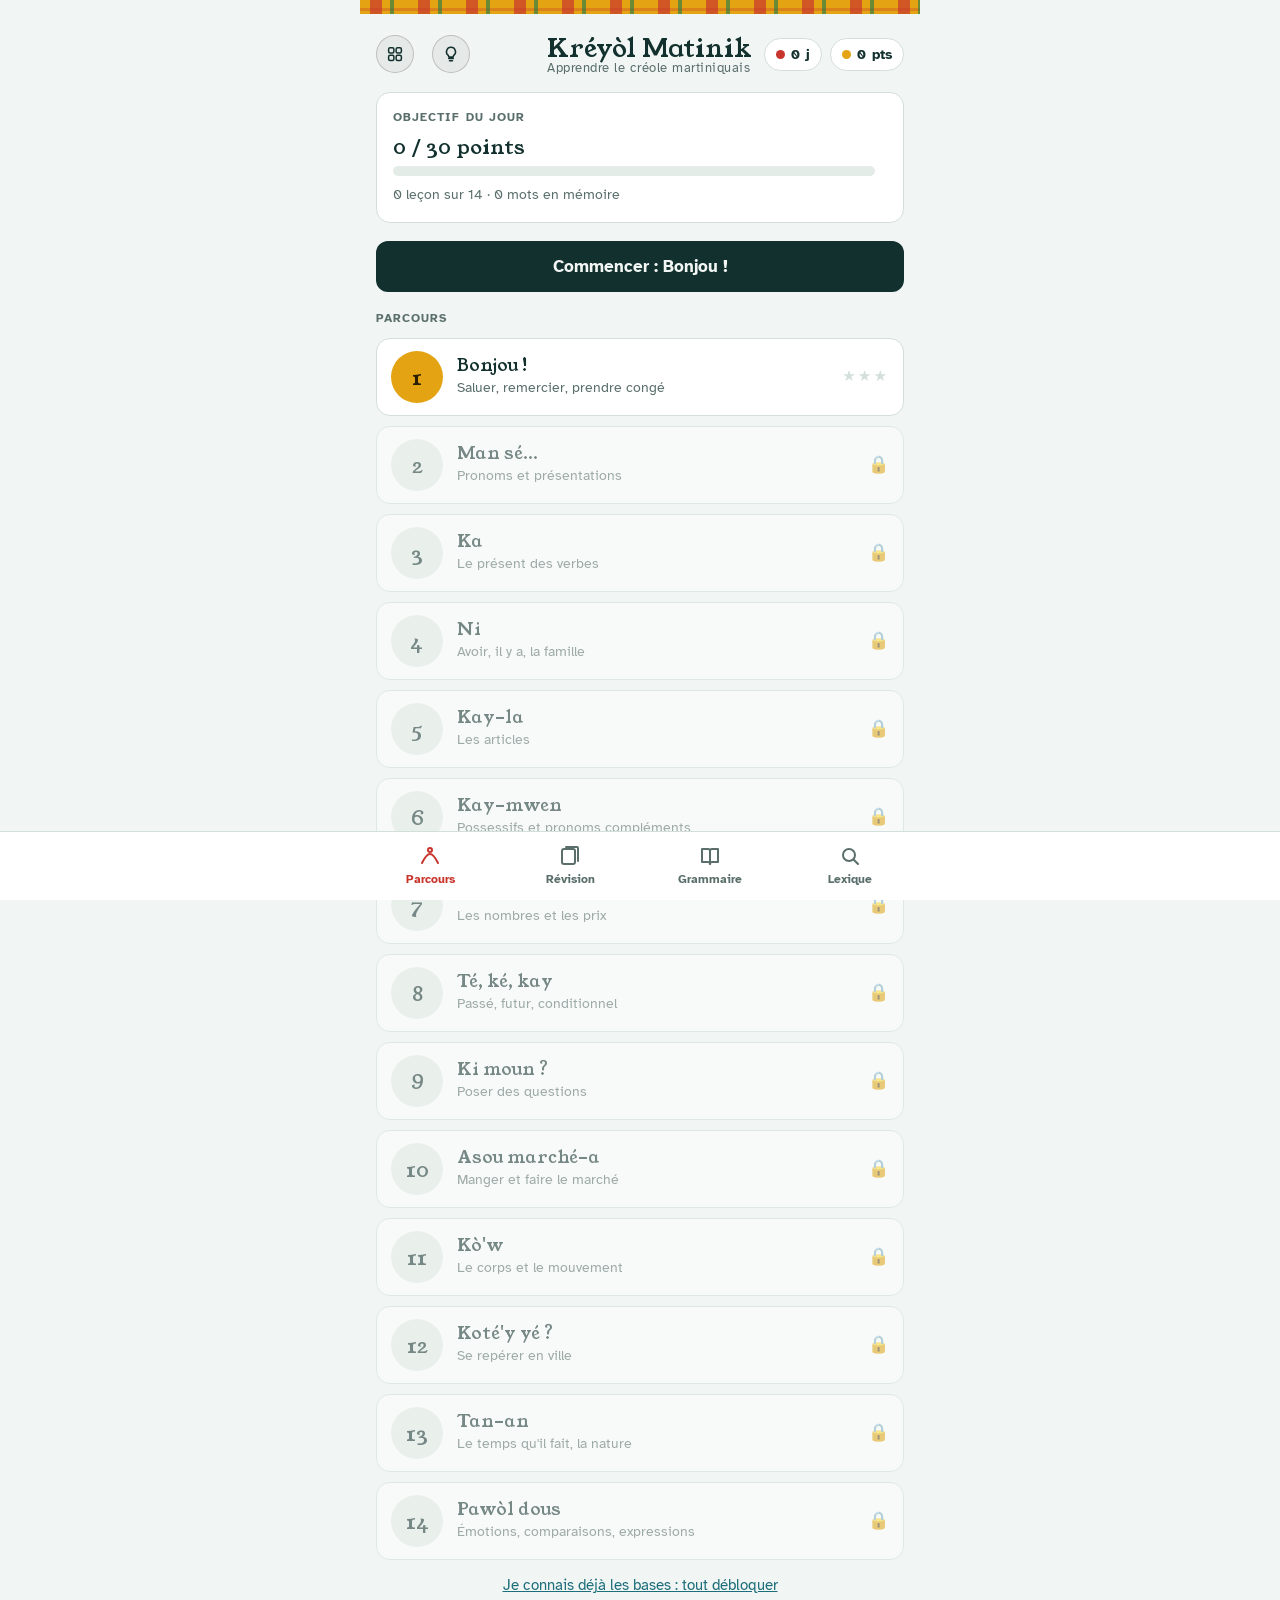
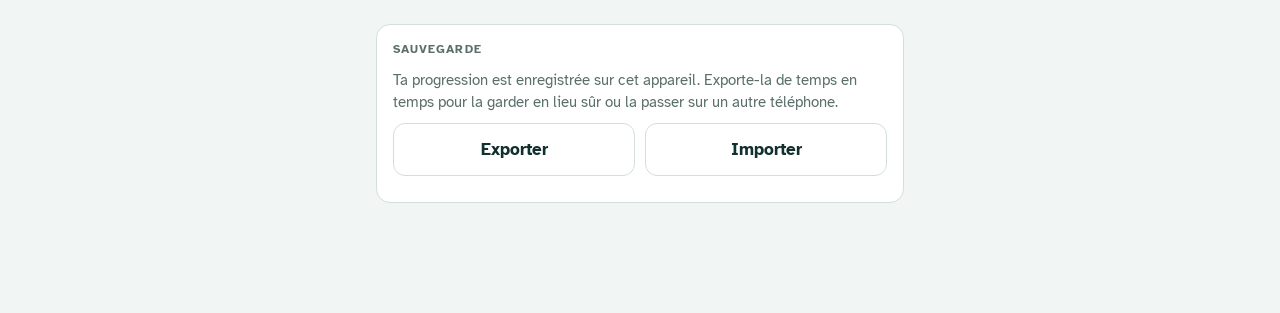
<file: creole/index.html>
<!doctype html>
<html lang="fr">
<head>
<meta charset="utf-8">
<meta name="viewport" content="width=device-width,initial-scale=1,viewport-fit=cover">
<title>Kréyòl Matinik</title>
<meta name="description" content="Apprendre le créole martiniquais : leçons, exercices, révisions espacées, grammaire et lexique.">
<meta name="theme-color" content="#12302D" media="(prefers-color-scheme: light)">
<meta name="theme-color" content="#0E1A19" media="(prefers-color-scheme: dark)">
<link rel="icon" href="icons/favicon.svg" type="image/svg+xml">
<link rel="icon" href="icons/icon-192.png" sizes="192x192" type="image/png">
<link rel="apple-touch-icon" href="icons/apple-touch-icon.png">
<meta name="apple-mobile-web-app-capable" content="yes">
<meta name="mobile-web-app-capable" content="yes">
<meta name="apple-mobile-web-app-title" content="Kréyòl">
<link rel="preload" href="fonts/young-serif-400.woff2" as="font" type="font/woff2" crossorigin>
<link rel="preload" href="fonts/atkinson-400-normal.woff2" as="font" type="font/woff2" crossorigin>
<link rel="stylesheet" href="style.css">
<link rel="stylesheet" href="../lm.css">
</head>
<body>
<div class="app" id="app">
  <div class="madras" aria-hidden="true"></div>
  <header class="top">
    <a class="lm-home lm-sb" href="../index.html" aria-label="Language Mastery" title="Language Mastery"><svg viewBox="0 0 24 24" fill="none" stroke="currentColor" stroke-width="2" stroke-linecap="round" stroke-linejoin="round" aria-hidden="true"><rect x="3.5" y="3.5" width="7" height="7" rx="2"/><rect x="13.5" y="3.5" width="7" height="7" rx="2"/><rect x="3.5" y="13.5" width="7" height="7" rx="2"/><rect x="13.5" y="13.5" width="7" height="7" rx="2"/></svg></a><a class="lm-home lm-mem lm-sb2" href="../memory/index.html?l=kr" aria-label="Memory Method" title="Memory Method"><svg viewBox="0 0 24 24" fill="none" stroke="currentColor" stroke-width="2" stroke-linecap="round" stroke-linejoin="round" aria-hidden="true"><path d="M9 18h6M10 21h4M12 3a6 6 0 0 0-4 10.5c.7.7 1 1.5 1 2.5h6c0-1 .3-1.8 1-2.5A6 6 0 0 0 12 3z"/></svg></a>
    <h1>Kréyòl Matinik<small>Apprendre le créole martiniquais</small></h1>
    <div class="chips">
      <span class="chip" title="Jours d'affilée"><span class="dot" style="background:var(--hib)"></span><span id="streak">0</span> j</span>
      <span class="chip" title="Points aujourd'hui"><span class="dot" style="background:var(--gold)"></span><span id="xpToday">0</span> pts</span>
    </div>
  </header>
  <main id="main"></main>
</div>

<nav class="tabs" id="tabs" aria-label="Navigation">
  <div class="in">
    <button data-tab="home" aria-current="page"><svg viewBox="0 0 24 24"><path d="M4 19c3-6 5-9 8-9s5 3 8 9"/><circle cx="12" cy="6" r="2"/></svg>Parcours</button>
    <button data-tab="review"><svg viewBox="0 0 24 24"><rect x="4" y="5" width="13" height="15" rx="2"/><path d="M8 3h11a1 1 0 0 1 1 1v13"/></svg>Révision<span class="badge" id="dueBadge" hidden>0</span></button>
    <button data-tab="grammar"><svg viewBox="0 0 24 24"><path d="M4 5h6a2 2 0 0 1 2 2v13a2 2 0 0 0-2-2H4z"/><path d="M20 5h-6a2 2 0 0 0-2 2v13a2 2 0 0 1 2-2h6z"/></svg>Grammaire</button>
    <button data-tab="lex"><svg viewBox="0 0 24 24"><circle cx="11" cy="11" r="6"/><path d="m20 20-4.5-4.5"/></svg>Lexique</button>
  </div>
</nav>
<script src="app.js"></script>
</body>
</html>
</file>
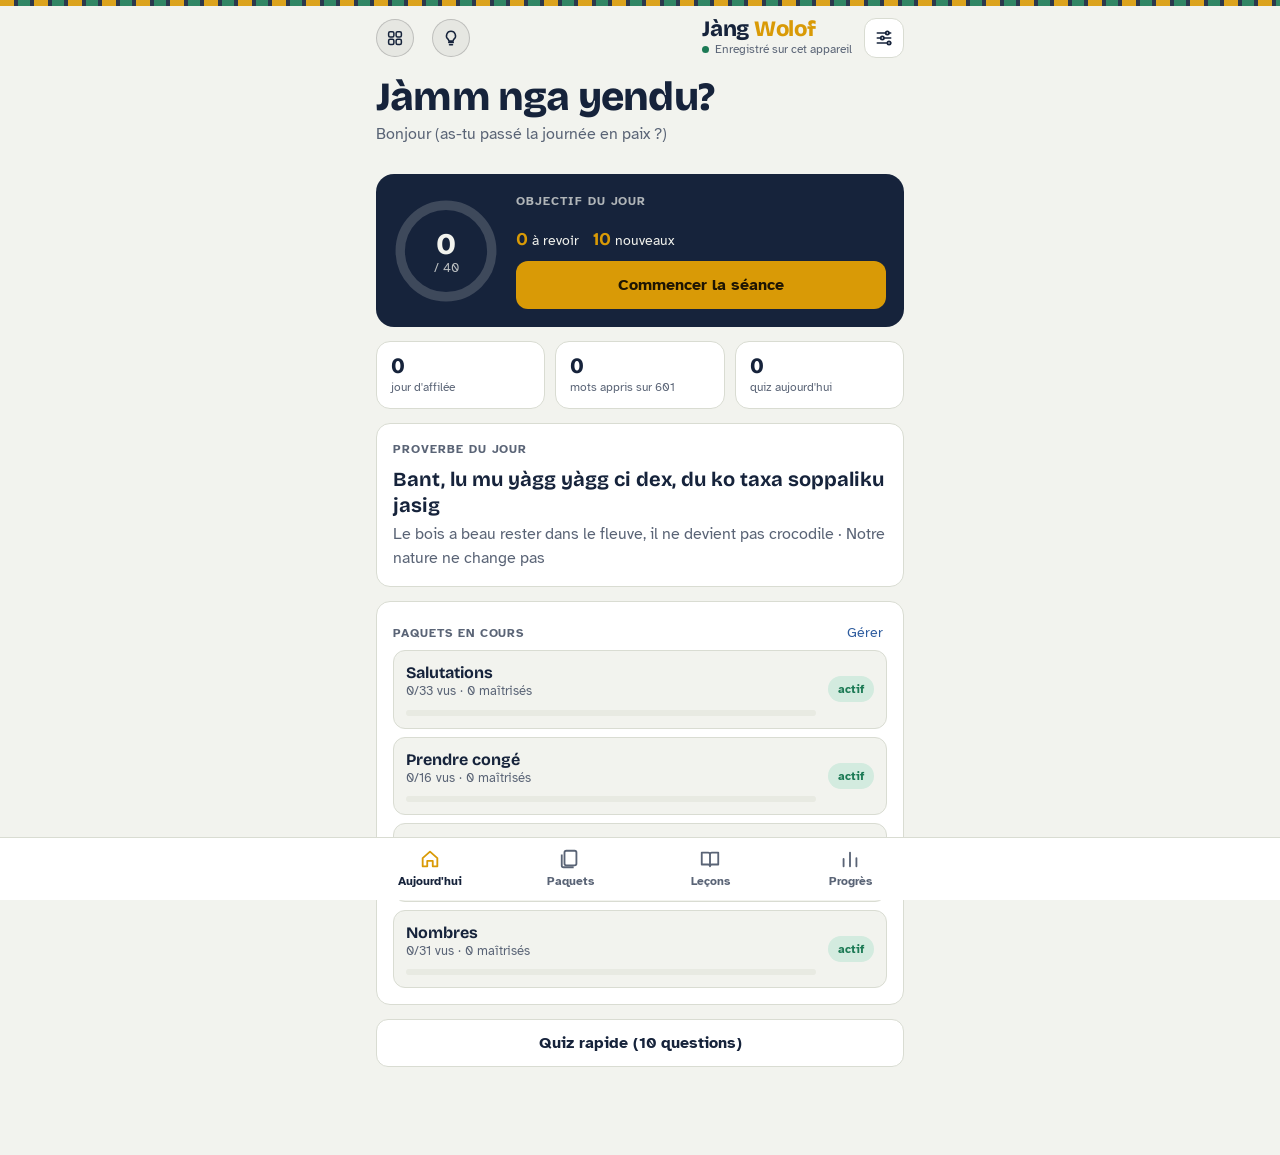
<file: wolof/index.html>
<!doctype html>
<html lang="fr">
<head>
<meta charset="utf-8">
<meta name="viewport" content="width=device-width, initial-scale=1, viewport-fit=cover">
<title>Jàng Wolof</title>
<meta name="description" content="Apprendre et mémoriser le wolof : flashcards à répétition espacée, leçons, quiz et suivi de progression. Fonctionne hors ligne.">
<meta name="theme-color" content="#16233B" media="(prefers-color-scheme: light)">
<meta name="theme-color" content="#0E1420" media="(prefers-color-scheme: dark)">
<link rel="icon" href="icons/favicon-32.png" sizes="32x32" type="image/png">
<link rel="icon" href="icons/icon.svg" type="image/svg+xml">
<link rel="apple-touch-icon" href="icons/apple-touch-icon.png">
<meta name="mobile-web-app-capable" content="yes">
<meta name="apple-mobile-web-app-capable" content="yes">
<meta name="apple-mobile-web-app-title" content="Jàng Wolof">
<link rel="stylesheet" href="css/fonts.css">
<link rel="stylesheet" href="css/styles.css">
<link rel="stylesheet" href="../lm.css">
</head>
<body>
<div class="weave" aria-hidden="true"></div>
<div class="app">
  <header class="top">
    <a class="lm-home lm-sb" href="../index.html" aria-label="Language Mastery" title="Language Mastery"><svg viewBox="0 0 24 24" fill="none" stroke="currentColor" stroke-width="2" stroke-linecap="round" stroke-linejoin="round" aria-hidden="true"><rect x="3.5" y="3.5" width="7" height="7" rx="2"/><rect x="13.5" y="3.5" width="7" height="7" rx="2"/><rect x="3.5" y="13.5" width="7" height="7" rx="2"/><rect x="13.5" y="13.5" width="7" height="7" rx="2"/></svg></a><a class="lm-home lm-mem lm-sb2" href="../memory/index.html?l=wo" aria-label="Memory Method" title="Memory Method"><svg viewBox="0 0 24 24" fill="none" stroke="currentColor" stroke-width="2" stroke-linecap="round" stroke-linejoin="round" aria-hidden="true"><path d="M9 18h6M10 21h4M12 3a6 6 0 0 0-4 10.5c.7.7 1 1.5 1 2.5h6c0-1 .3-1.8 1-2.5A6 6 0 0 0 12 3z"/></svg></a>
    <div><div class="brand">Jàng <span>Wolof</span></div><div class="sync" id="sync" data-s="local">Enregistré sur cet appareil</div></div>
    <button class="icon-btn" id="b-settings" aria-label="Réglages"><svg viewBox="0 0 24 24" fill="none" stroke="currentColor" stroke-width="2" stroke-linecap="round"><path d="M4 6h10M18 6h2M4 12h4M12 12h8M4 18h12M20 18h0"/><circle cx="16" cy="6" r="2"/><circle cx="10" cy="12" r="2"/><circle cx="18" cy="18" r="2"/></svg></button>
  </header>
  <main>
    <div class="view" id="v-home"></div>
    <div class="view" id="v-decks" hidden></div>
    <div class="view" id="v-lessons" hidden></div>
    <div class="view" id="v-stats" hidden></div>
  </main>
</div>

<nav class="nav" aria-label="Navigation"><div class="nav-in">
  <button data-tab="home" aria-current="page"><svg viewBox="0 0 24 24" fill="none" stroke="currentColor" stroke-width="2" stroke-linejoin="round"><path d="M4 11l8-7 8 7v9h-5v-6H9v6H4z"/></svg>Aujourd'hui</button>
  <button data-tab="decks"><svg viewBox="0 0 24 24" fill="none" stroke="currentColor" stroke-width="2" stroke-linejoin="round"><rect x="6" y="3" width="13" height="16" rx="2"/><path d="M3 7v12a2 2 0 002 2h11"/></svg>Paquets</button>
  <button data-tab="lessons"><svg viewBox="0 0 24 24" fill="none" stroke="currentColor" stroke-width="2" stroke-linejoin="round"><path d="M3 5h7a2 2 0 012 2v13a2 2 0 00-2-2H3zM21 5h-7a2 2 0 00-2 2v13a2 2 0 012-2h7z"/></svg>Leçons</button>
  <button data-tab="stats"><svg viewBox="0 0 24 24" fill="none" stroke="currentColor" stroke-width="2" stroke-linecap="round"><path d="M5 20V12M12 20V5M19 20v-9"/></svg>Progrès</button>
</div></nav>

<div class="study" id="study" hidden role="dialog" aria-label="Séance d'étude">
  <div class="study-top">
    <button class="icon-btn" id="study-close" aria-label="Quitter la séance"><svg viewBox="0 0 24 24" fill="none" stroke="currentColor" stroke-width="2" stroke-linecap="round"><path d="M6 6l12 12M18 6L6 18"/></svg></button>
    <div class="prog"><div id="prog-bar"></div></div><span id="prog-txt"></span>
  </div>
  <div class="study-mid"><div class="card" id="card" aria-live="polite"></div></div>
  <div class="actions" id="actions"></div>
</div>

<div class="sheet" id="sheet" hidden><div class="sheet-in" role="dialog" aria-modal="true">
  <div class="sheet-grip"><button class="icon-btn" id="sheet-close" aria-label="Fermer"><svg viewBox="0 0 24 24" fill="none" stroke="currentColor" stroke-width="2" stroke-linecap="round"><path d="M6 6l12 12M18 6L6 18"/></svg></button></div>
  <div id="sheet-body"></div>
</div></div>
<div class="toast" id="toast" hidden role="status"></div>
<div class="update" id="update" hidden role="status"><span>Une nouvelle version de l'app est prête.</span><button class="btn primary small" id="b-update">Mettre à jour</button></div>
<noscript><p style="padding:16px">Active JavaScript pour utiliser Jàng Wolof.</p></noscript>
<script src="js/data.js"></script>
<script src="js/app.js"></script>
</body>
</html>
</file>
<file: creole/style.css>
@font-face{font-family:"Young Serif";src:url(fonts/young-serif-400.woff2) format("woff2");font-weight:400;font-display:swap}
@font-face{font-family:"Atkinson Hyperlegible";src:url(fonts/atkinson-400-normal.woff2) format("woff2");font-weight:400;font-display:swap}
@font-face{font-family:"Atkinson Hyperlegible";src:url(fonts/atkinson-700-normal.woff2) format("woff2");font-weight:700;font-display:swap}
@font-face{font-family:"Atkinson Hyperlegible";src:url(fonts/atkinson-400-italic.woff2) format("woff2");font-weight:400;font-style:italic;font-display:swap}
html{-webkit-text-size-adjust:100%}
:root{padding-top:env(safe-area-inset-top,0px)}
body{margin:0}
img{max-width:100%}
/* Layout: une colonne d'app mobile (max 560px), bandeau madras en tête, barre d'onglets fixée en bas */
:root{
  --bg:#F1F5F3; --surface:#FFFFFF; --sunk:#E4ECE8; --ink:#12302D; --muted:#5A6F6B; --line:#D3DFDA;
  --hib:#C8352C; --hib-soft:#FBE3E0; --gold:#E3A312; --gold-soft:#FCF1D3; --leaf:#1D7A4C; --leaf-soft:#DDF0E5; --sea:#1B6E7A;
  --f-display:"Young Serif", Georgia, "Times New Roman", serif;
  --f-body:"Atkinson Hyperlegible", system-ui, -apple-system, "Segoe UI", sans-serif;
  --r:14px;
}
@media (prefers-color-scheme: dark){:root:not([data-theme="light"]){
  --bg:#0E1A19; --surface:#152523; --sunk:#1C302E; --ink:#E6EFEC; --muted:#93A9A4; --line:#29403D;
  --hib:#FF6F61; --hib-soft:#3A1D1A; --gold:#F2BA3E; --gold-soft:#352A12; --leaf:#4FC487; --leaf-soft:#173326; --sea:#5BB8C4; color-scheme:dark}}
:root[data-theme="dark"]{
  --bg:#0E1A19; --surface:#152523; --sunk:#1C302E; --ink:#E6EFEC; --muted:#93A9A4; --line:#29403D;
  --hib:#FF6F61; --hib-soft:#3A1D1A; --gold:#F2BA3E; --gold-soft:#352A12; --leaf:#4FC487; --leaf-soft:#173326; --sea:#5BB8C4; color-scheme:dark}
*{box-sizing:border-box}
[hidden]{display:none!important}
html,body{height:100%}
body{background:var(--bg);color:var(--ink);font-family:var(--f-body);font-size:17px;line-height:1.5;-webkit-tap-highlight-color:transparent}
button{font:inherit;color:inherit;cursor:pointer}
button:focus-visible,input:focus-visible,a:focus-visible{outline:3px solid var(--sea);outline-offset:2px}
h1,h2,h3{font-family:var(--f-display);font-weight:400;text-wrap:balance;margin:0;line-height:1.15}
.app{max-width:560px;margin:0 auto;padding-inline:16px;padding-block:0 110px;min-height:100%}
.madras{height:14px;margin-inline:-16px;
  background:
   repeating-linear-gradient(90deg, transparent 0 10px, color-mix(in srgb,var(--hib) 70%,transparent) 10px 22px, transparent 22px 30px, color-mix(in srgb,var(--leaf) 60%,transparent) 30px 34px, transparent 34px 48px),
   repeating-linear-gradient(0deg, var(--gold) 0 3px, color-mix(in srgb,var(--gold) 70%,var(--hib)) 3px 6px, var(--gold) 6px 14px);}
header.top{display:flex;align-items:center;justify-content:space-between;gap:12px;padding-block:18px 8px}
header.top h1{font-size:1.6rem}
header.top h1 small{display:block;font-family:var(--f-body);font-size:.8rem;color:var(--muted);letter-spacing:.04em}
.chips{display:flex;gap:8px}
.chip{display:inline-flex;align-items:center;gap:6px;background:var(--surface);border:1px solid var(--line);border-radius:999px;padding:5px 11px;font-size:.88rem;font-weight:700;font-variant-numeric:tabular-nums}
.chip .dot{width:9px;height:9px;border-radius:50%}
.lbl{font-size:.74rem;text-transform:uppercase;letter-spacing:.09em;color:var(--muted);font-weight:700}
.muted{color:var(--muted)}
section.view{display:flex;flex-direction:column;gap:18px;padding-top:8px}

/* Accueil */
.today{background:var(--surface);border:1px solid var(--line);border-radius:var(--r);padding:16px;display:grid;grid-template-columns:1fr auto;gap:12px;align-items:center}
.today h2{font-size:1.25rem}
.bar{height:10px;border-radius:99px;background:var(--sunk);overflow:hidden}
.bar>i{display:block;height:100%;background:var(--leaf);border-radius:99px;transition:width .4s}
.btn{border:0;border-radius:12px;padding:13px 18px;font-weight:700;background:var(--ink);color:var(--bg)}
.btn.hib{background:var(--hib);color:#fff}
.btn.ghost{background:transparent;border:1.5px solid var(--line);color:var(--ink)}
.btn.block{width:100%}
.btn:disabled{opacity:.45;cursor:default}
.path{display:flex;flex-direction:column;gap:10px;list-style:none;margin:0;padding:0}
.unit{display:grid;grid-template-columns:52px 1fr auto;gap:14px;align-items:center;background:var(--surface);border:1px solid var(--line);border-radius:var(--r);padding:12px 14px;text-align:left;width:100%}
.unit .num{width:52px;height:52px;border-radius:50%;display:grid;place-items:center;font-family:var(--f-display);font-size:1.25rem;background:var(--sunk);position:relative}
.unit.done .num{background:var(--leaf);color:#fff}
.unit.next .num{background:var(--gold);color:#2a1d00}
.unit.locked{opacity:.55}
.unit h3{font-size:1.08rem}
.unit p{margin:2px 0 0;font-size:.9rem;color:var(--muted)}
.stars{font-size:.95rem;letter-spacing:2px;color:var(--gold);white-space:nowrap}
.stars .off{color:var(--line)}
.linkbtn{background:none;border:0;color:var(--sea);text-decoration:underline;padding:4px 0;font-size:.92rem}

/* Leçon */
.back{background:none;border:0;padding:6px 0;color:var(--muted);font-weight:700}
.lesson-head{display:flex;flex-direction:column;gap:6px}
.lesson-head h2{font-size:1.9rem}
.note{background:var(--gold-soft);border-radius:var(--r);padding:14px 16px;font-size:.98rem}
.note p{margin:.4em 0}
.note b,.kr{color:var(--ink)}
.kr{font-weight:700}
.culture{border-left:4px solid var(--hib);padding:4px 0 4px 14px;font-size:.95rem;color:var(--muted)}
.vocab{list-style:none;margin:0;padding:0;border:1px solid var(--line);border-radius:var(--r);background:var(--surface);overflow:hidden}
.vocab li{display:grid;grid-template-columns:1fr 1fr 40px;gap:10px;align-items:center;padding:10px 12px;border-top:1px solid var(--line)}
.vocab li:first-child{border-top:0}
.vocab .fr{color:var(--muted);font-size:.95rem;min-width:0}
.vocab .krw{font-weight:700;min-width:0}
.say{width:36px;height:36px;border-radius:50%;border:1px solid var(--line);background:var(--bg);display:grid;place-items:center;padding:0}
.say svg{width:16px;height:16px;fill:var(--sea)}
.sent{display:flex;flex-direction:column;gap:8px}
.sent div{display:grid;grid-template-columns:1fr 40px;gap:8px;align-items:center;background:var(--surface);border:1px solid var(--line);border-radius:12px;padding:10px 12px}
.sent b{display:block}
.sent span{color:var(--muted);font-size:.93rem}
.sticky-cta{position:sticky;bottom:calc(84px + env(safe-area-inset-bottom,0px));z-index:2}

/* Exercice */
.ex-top{display:grid;grid-template-columns:auto 1fr auto;gap:12px;align-items:center;padding-top:14px}
.ex-top .bar{height:12px}
.x{background:none;border:0;font-size:1.5rem;line-height:1;padding:4px 8px;color:var(--muted)}
.prompt{display:flex;flex-direction:column;gap:10px;padding-top:10px}
.prompt h2{font-size:1.5rem}
.big{font-family:var(--f-display);font-size:1.7rem;display:flex;align-items:center;gap:12px;flex-wrap:wrap}
.opts{display:grid;gap:10px}
.opt{text-align:left;background:var(--surface);border:2px solid var(--line);border-radius:12px;padding:14px 16px;font-size:1.05rem}
.opt.sel{border-color:var(--sea);background:color-mix(in srgb,var(--sea) 10%,var(--surface))}
.opt.good{border-color:var(--leaf);background:var(--leaf-soft)}
.opt.bad{border-color:var(--hib);background:var(--hib-soft)}
.answer-line{min-height:64px;border-bottom:2px solid var(--line);display:flex;flex-wrap:wrap;gap:8px;padding:8px 0;align-content:flex-start}
.bank{display:flex;flex-wrap:wrap;gap:8px;padding-top:6px}
.tile{background:var(--surface);border:2px solid var(--line);border-bottom-width:4px;border-radius:10px;padding:8px 12px;font-weight:700;font-size:1.02rem}
.tile.used{visibility:hidden}
.typein{width:100%;font:inherit;font-size:1.15rem;padding:14px;border-radius:12px;border:2px solid var(--line);background:var(--surface);color:var(--ink)}
.accents{display:flex;gap:6px;flex-wrap:wrap}
.accents button{border:1px solid var(--line);background:var(--surface);border-radius:8px;padding:6px 12px;font-weight:700}
.feedback{position:fixed;left:0;right:0;bottom:0;padding:16px 16px calc(16px + env(safe-area-inset-bottom,0px));z-index:20;border-top:1px solid var(--line);background:var(--surface)}
.feedback .in{max-width:560px;margin:0 auto;display:flex;flex-direction:column;gap:10px}
.feedback.good{background:var(--leaf-soft)}
.feedback.bad{background:var(--hib-soft)}
.feedback h3{font-family:var(--f-body);font-weight:700;font-size:1.1rem}
.feedback.good h3{color:var(--leaf)} .feedback.bad h3{color:var(--hib)}
.result{display:flex;flex-direction:column;gap:16px;align-items:center;text-align:center;padding-top:40px}
.result .score{font-family:var(--f-display);font-size:3.4rem;font-variant-numeric:tabular-nums}

/* Révision */
.card{background:var(--surface);border:1px solid var(--line);border-radius:18px;min-height:240px;padding:24px;display:flex;flex-direction:column;justify-content:center;align-items:center;text-align:center;gap:12px}
.card .face{font-family:var(--f-display);font-size:1.8rem}
.card .back-side{font-size:1.15rem;color:var(--muted)}
.row2{display:grid;grid-template-columns:1fr 1fr;gap:10px}
.boxes{display:grid;grid-template-columns:repeat(5,1fr);gap:6px}
.boxes div{background:var(--surface);border:1px solid var(--line);border-radius:10px;padding:8px 4px;text-align:center}
.boxes b{display:block;font-size:1.2rem;font-variant-numeric:tabular-nums}
.boxes span{font-size:.72rem;color:var(--muted)}

/* Grammaire & lexique */
details.g{background:var(--surface);border:1px solid var(--line);border-radius:var(--r);padding:0 16px}
details.g summary{padding:14px 0;font-family:var(--f-display);font-size:1.15rem;cursor:pointer;list-style:none;display:flex;justify-content:space-between;gap:12px}
details.g summary::after{content:"+";color:var(--muted)}
details.g[open] summary::after{content:"–"}
details.g .body{padding-bottom:16px;font-size:.98rem}
.tbl{overflow-x:auto}
table{border-collapse:collapse;width:100%;font-size:.95rem}
th,td{text-align:left;padding:7px 8px;border-bottom:1px solid var(--line);vertical-align:top}
th{font-size:.74rem;text-transform:uppercase;letter-spacing:.08em;color:var(--muted)}
td.k{font-weight:700;white-space:nowrap}
.search{width:100%;font:inherit;padding:12px 14px;border-radius:12px;border:1.5px solid var(--line);background:var(--surface);color:var(--ink)}
.lex{list-style:none;margin:0;padding:0}
.lex li{display:grid;grid-template-columns:1fr 1fr 40px;gap:10px;align-items:center;padding:9px 2px;border-bottom:1px solid var(--line)}
.lex .u{font-size:.75rem;color:var(--muted)}

nav.tabs{position:fixed;left:0;right:0;bottom:0;z-index:10;background:var(--surface);border-top:1px solid var(--line);padding:6px 8px calc(6px + env(safe-area-inset-bottom,0px))}
nav.tabs .in{max-width:560px;margin:0 auto;display:grid;grid-template-columns:repeat(4,1fr)}
nav.tabs button{background:none;border:0;display:flex;flex-direction:column;align-items:center;gap:2px;padding:6px 0;font-size:.75rem;font-weight:700;color:var(--muted);position:relative}
nav.tabs button svg{width:24px;height:24px;fill:none;stroke:currentColor;stroke-width:2;stroke-linecap:round;stroke-linejoin:round}
nav.tabs button[aria-current="page"]{color:var(--hib)}
.badge{position:absolute;top:2px;left:calc(50% + 6px);background:var(--hib);color:#fff;border-radius:99px;font-size:.66rem;padding:1px 6px;font-variant-numeric:tabular-nums}
.backup{display:flex;flex-direction:column;gap:10px;background:var(--surface);border:1px solid var(--line);border-radius:var(--r);padding:16px;margin-top:6px}
.impmsg{font-size:.92rem;border-radius:10px}
.impmsg.ok,.impmsg.bad,.impmsg.ask{padding:10px 12px}
.impmsg.ok{background:var(--leaf-soft)} .impmsg.bad{background:var(--hib-soft)} .impmsg.ask{background:var(--gold-soft)}
.toast{font-size:.85rem;color:var(--muted);text-align:center}
@media (prefers-reduced-motion: reduce){*{transition:none!important;animation:none!important}}
</file>
<file: lm.css>
/* Language Mastery — shared "home" button shown inside every module */
.lm-home{display:inline-flex;align-items:center;justify-content:center;flex:0 0 auto;width:38px;height:38px;border-radius:50%;color:inherit;text-decoration:none;border:1px solid rgba(128,128,128,.4);background:rgba(128,128,128,.1);transition:background .15s}
.lm-home:hover,.lm-home:focus-visible{background:rgba(128,128,128,.25);outline:none}
.lm-home svg{width:18px;height:18px;display:block}
.lm-sb + *{margin-right:auto}

/* Memory Method button, next to the home button */
.lm-mem{margin-left:6px}
.lm-sb + .lm-mem{margin-right:auto}
.lm-sb + .lm-mem + *{margin-right:0}
</file>
<file: wolof/css/fonts.css>
/* Polices embarquées (licence SIL Open Font License) — fonctionnent hors ligne */
@font-face {
  font-family: 'Bricolage Grotesque';
  font-style: normal;
  font-display: swap;
  font-weight: 500;
  src: url(../fonts/bricolage-grotesque-latin-ext-500-normal.woff2) format('woff2');
  unicode-range: U+0100-02AF,U+0304,U+0308,U+0329,U+1E00-1E9F,U+1EF2-1EFF,U+2020,U+20A0-20AB,U+20AD-20C0,U+2113,U+2C60-2C7F,U+A720-A7FF;
}
@font-face {
  font-family: 'Bricolage Grotesque';
  font-style: normal;
  font-display: swap;
  font-weight: 500;
  src: url(../fonts/bricolage-grotesque-latin-500-normal.woff2) format('woff2');
  unicode-range: U+0000-00FF,U+0131,U+0152-0153,U+02BB-02BC,U+02C6,U+02DA,U+02DC,U+0304,U+0308,U+0329,U+2000-206F,U+2074,U+20AC,U+2122,U+2191,U+2193,U+2212,U+2215,U+FEFF,U+FFFD;
}
@font-face {
  font-family: 'Bricolage Grotesque';
  font-style: normal;
  font-display: swap;
  font-weight: 700;
  src: url(../fonts/bricolage-grotesque-latin-ext-700-normal.woff2) format('woff2');
  unicode-range: U+0100-02AF,U+0304,U+0308,U+0329,U+1E00-1E9F,U+1EF2-1EFF,U+2020,U+20A0-20AB,U+20AD-20C0,U+2113,U+2C60-2C7F,U+A720-A7FF;
}
@font-face {
  font-family: 'Bricolage Grotesque';
  font-style: normal;
  font-display: swap;
  font-weight: 700;
  src: url(../fonts/bricolage-grotesque-latin-700-normal.woff2) format('woff2');
  unicode-range: U+0000-00FF,U+0131,U+0152-0153,U+02BB-02BC,U+02C6,U+02DA,U+02DC,U+0304,U+0308,U+0329,U+2000-206F,U+2074,U+20AC,U+2122,U+2191,U+2193,U+2212,U+2215,U+FEFF,U+FFFD;
}
@font-face {
  font-family: 'Bricolage Grotesque';
  font-style: normal;
  font-display: swap;
  font-weight: 800;
  src: url(../fonts/bricolage-grotesque-latin-ext-800-normal.woff2) format('woff2');
  unicode-range: U+0100-02AF,U+0304,U+0308,U+0329,U+1E00-1E9F,U+1EF2-1EFF,U+2020,U+20A0-20AB,U+20AD-20C0,U+2113,U+2C60-2C7F,U+A720-A7FF;
}
@font-face {
  font-family: 'Bricolage Grotesque';
  font-style: normal;
  font-display: swap;
  font-weight: 800;
  src: url(../fonts/bricolage-grotesque-latin-800-normal.woff2) format('woff2');
  unicode-range: U+0000-00FF,U+0131,U+0152-0153,U+02BB-02BC,U+02C6,U+02DA,U+02DC,U+0304,U+0308,U+0329,U+2000-206F,U+2074,U+20AC,U+2122,U+2191,U+2193,U+2212,U+2215,U+FEFF,U+FFFD;
}
@font-face {
  font-family: 'Atkinson Hyperlegible';
  font-style: normal;
  font-display: swap;
  font-weight: 400;
  src: url(../fonts/atkinson-hyperlegible-latin-ext-400-normal.woff2) format('woff2');
  unicode-range: U+0100-02AF,U+0304,U+0308,U+0329,U+1E00-1E9F,U+1EF2-1EFF,U+2020,U+20A0-20AB,U+20AD-20C0,U+2113,U+2C60-2C7F,U+A720-A7FF;
}
@font-face {
  font-family: 'Atkinson Hyperlegible';
  font-style: normal;
  font-display: swap;
  font-weight: 400;
  src: url(../fonts/atkinson-hyperlegible-latin-400-normal.woff2) format('woff2');
  unicode-range: U+0000-00FF,U+0131,U+0152-0153,U+02BB-02BC,U+02C6,U+02DA,U+02DC,U+0304,U+0308,U+0329,U+2000-206F,U+2074,U+20AC,U+2122,U+2191,U+2193,U+2212,U+2215,U+FEFF,U+FFFD;
}
@font-face {
  font-family: 'Atkinson Hyperlegible';
  font-style: italic;
  font-display: swap;
  font-weight: 400;
  src: url(../fonts/atkinson-hyperlegible-latin-ext-400-italic.woff2) format('woff2');
  unicode-range: U+0100-02AF,U+0304,U+0308,U+0329,U+1E00-1E9F,U+1EF2-1EFF,U+2020,U+20A0-20AB,U+20AD-20C0,U+2113,U+2C60-2C7F,U+A720-A7FF;
}
@font-face {
  font-family: 'Atkinson Hyperlegible';
  font-style: italic;
  font-display: swap;
  font-weight: 400;
  src: url(../fonts/atkinson-hyperlegible-latin-400-italic.woff2) format('woff2');
  unicode-range: U+0000-00FF,U+0131,U+0152-0153,U+02BB-02BC,U+02C6,U+02DA,U+02DC,U+0304,U+0308,U+0329,U+2000-206F,U+2074,U+20AC,U+2122,U+2191,U+2193,U+2212,U+2215,U+FEFF,U+FFFD;
}
@font-face {
  font-family: 'Atkinson Hyperlegible';
  font-style: normal;
  font-display: swap;
  font-weight: 700;
  src: url(../fonts/atkinson-hyperlegible-latin-ext-700-normal.woff2) format('woff2');
  unicode-range: U+0100-02AF,U+0304,U+0308,U+0329,U+1E00-1E9F,U+1EF2-1EFF,U+2020,U+20A0-20AB,U+20AD-20C0,U+2113,U+2C60-2C7F,U+A720-A7FF;
}
@font-face {
  font-family: 'Atkinson Hyperlegible';
  font-style: normal;
  font-display: swap;
  font-weight: 700;
  src: url(../fonts/atkinson-hyperlegible-latin-700-normal.woff2) format('woff2');
  unicode-range: U+0000-00FF,U+0131,U+0152-0153,U+02BB-02BC,U+02C6,U+02DA,U+02DC,U+0304,U+0308,U+0329,U+2000-206F,U+2074,U+20AC,U+2122,U+2191,U+2193,U+2212,U+2215,U+FEFF,U+FFFD;
}
</file>
<file: wolof/css/styles.css>
/* Jàng Wolof — styles */
/* Layout : app mobile à une colonne (max 560px), barre d'onglets en bas, séance d'étude en plein écran.
   Identité : encre indigo + safran, bande tissée inspirée des nattes sénégalaises. */
:root{
  color-scheme:light;
  --bg:#F2F3EE; --surface:#FFFFFF; --sunk:#E8EAE2; --ink:#16233B; --muted:#5A6476; --line:#D9DCD2;
  --accent:#D99A06; --accent-ink:#1E1503; --accent-soft:#F7E7BC;
  --green:#1C7A55; --green-soft:#D3EBDF; --red:#B9412E; --red-soft:#F4DAD4; --blue:#2E5C9E;
  --display:"Bricolage Grotesque", "Avenir Next", "Segoe UI", system-ui, sans-serif;
  --body:"Atkinson Hyperlegible", "Segoe UI", Roboto, system-ui, sans-serif;
  --r:14px; --hero:#16233B; --hero-fg:#F2F3EE;
}
@media (prefers-color-scheme: dark){:root:not([data-theme="light"]){
  --bg:#0E1420; --surface:#171F2E; --sunk:#111826; --ink:#ECEFF5; --muted:#9AA5B8; --line:#283246;
  --accent:#F0B63A; --accent-ink:#1E1503; --accent-soft:#3A2E12;
  --green:#46B487; --green-soft:#16372B; --red:#E5735E; --red-soft:#40201B; --blue:#7FA6E6; --hero:#22304B; --hero-fg:#ECEFF5; color-scheme:dark}}
:root[data-theme="dark"]{
  --bg:#0E1420; --surface:#171F2E; --sunk:#111826; --ink:#ECEFF5; --muted:#9AA5B8; --line:#283246;
  --accent:#F0B63A; --accent-ink:#1E1503; --accent-soft:#3A2E12;
  --green:#46B487; --green-soft:#16372B; --red:#E5735E; --red-soft:#40201B; --blue:#7FA6E6; --hero:#22304B; --hero-fg:#ECEFF5; color-scheme:dark}
*{box-sizing:border-box}
[hidden]{display:none!important}
body{background:var(--bg);color:var(--ink);font:16px/1.5 var(--body);-webkit-tap-highlight-color:transparent}
body.locked{overflow:hidden}
.app{max-width:560px;margin:0 auto;padding-inline:16px;padding-block:0 calc(88px + env(safe-area-inset-bottom,0px))}
.weave{height:6px;background:repeating-linear-gradient(90deg,var(--accent) 0 14px,var(--ink) 14px 18px,var(--green) 18px 30px,var(--ink) 30px 34px);opacity:.9}
header.top{position:sticky;top:env(safe-area-inset-top,0px);z-index:5;background:var(--bg);display:flex;align-items:center;justify-content:space-between;gap:12px;padding-block:12px}
.brand{font:800 22px/1 var(--display);letter-spacing:-.01em}
.brand span{color:var(--accent)}
.sync{font-size:12px;color:var(--muted);display:flex;align-items:center;gap:6px}
.sync::before{content:"";width:7px;height:7px;border-radius:50%;background:var(--muted)}
.sync[data-s=ok]::before{background:var(--green)} .sync[data-s=busy]::before{background:var(--accent)} .sync[data-s=err]::before{background:var(--red)}
.icon-btn{border:1px solid var(--line);background:var(--surface);color:var(--ink);width:40px;height:40px;border-radius:12px;display:grid;place-items:center;cursor:pointer}
.icon-btn svg{width:20px;height:20px}
h1,h2{font-family:var(--display);text-wrap:balance;margin:0}
.greet{font-size:clamp(30px,8vw,40px);font-weight:800;line-height:1.05;letter-spacing:-.02em}
.title{font-size:28px;font-weight:800;margin-block:8px 6px}
.muted{color:var(--muted);margin:4px 0 0}
.eyebrow{font-size:12px;font-weight:700;text-transform:uppercase;letter-spacing:.08em;color:var(--muted);margin-bottom:8px}
.hello{padding-block:6px 14px}
.view{display:flex;flex-direction:column;gap:14px}
.view[hidden]{display:none}
.block{background:var(--surface);border:1px solid var(--line);border-radius:var(--r);padding:16px}
.today{display:flex;gap:18px;align-items:center;background:var(--hero);color:var(--hero-fg);border-radius:18px;padding:18px}
.today .eyebrow{color:color-mix(in srgb,var(--hero-fg) 70%,transparent)}
.ring{position:relative;width:104px;height:104px;flex:none}
.ring svg{width:100%;height:100%;transform:rotate(-90deg)}
.ring circle{fill:none;stroke-width:9}
.ring-bg{stroke:color-mix(in srgb,var(--hero-fg) 18%,transparent)} .ring-fg{stroke:var(--accent);stroke-linecap:round;transition:stroke-dashoffset .6s}
.ring-txt{position:absolute;inset:0;display:grid;place-content:center;text-align:center;line-height:1}
.ring-txt b{font:800 30px var(--display)} .ring-txt span{font-size:13px;opacity:.75}
.today-info{display:flex;flex-direction:column;gap:10px;min-width:0;flex:1}
.counts{display:flex;flex-wrap:wrap;gap:4px 14px;font-size:14px}
.counts b{font:700 18px var(--display);color:var(--accent)}
.kpis{display:grid;grid-template-columns:repeat(auto-fit,minmax(120px,1fr));gap:10px}
.kpis div{background:var(--surface);border:1px solid var(--line);border-radius:var(--r);padding:12px 14px;display:flex;flex-direction:column}
.kpis b{font:800 26px/1.1 var(--display);font-variant-numeric:tabular-nums}
.kpis span{font-size:13px;color:var(--muted)}
.proverb{font:700 20px/1.3 var(--display);margin:0}
.row-head{display:flex;justify-content:space-between;align-items:baseline}
.link{background:none;border:0;color:var(--blue);font:inherit;font-size:14px;cursor:pointer;padding:4px}
.btn{font:700 16px var(--body);border-radius:12px;padding:12px 18px;border:1px solid transparent;cursor:pointer;min-height:48px;display:inline-flex;align-items:center;justify-content:center;gap:8px;color:var(--ink);background:var(--surface)}
.btn.primary{background:var(--accent);color:var(--accent-ink)}
.btn.primary:disabled{opacity:.5;cursor:default}
.btn.ghost{border-color:var(--line);background:var(--surface)}
.today .btn.ghost{background:transparent;color:var(--hero-fg);border-color:color-mix(in srgb,var(--hero-fg) 30%,transparent)}
.kpis.three{grid-template-columns:repeat(3,1fr)}.kpis.three b{font-size:22px}.kpis.three span{font-size:12px}
.btn.small{min-height:38px;padding:6px 12px;font-size:14px}
.btn.danger{background:var(--red);color:#fff}
.btn.wide{width:100%}
.btn:focus-visible,.deck-row:focus-visible,.opt:focus-visible,.nav button:focus-visible,.icon-btn:focus-visible{outline:3px solid var(--blue);outline-offset:2px}
.quick{display:flex;padding:0;border:0;background:none}.quick .btn{flex:1}
.deck-list{display:flex;flex-direction:column;gap:8px}
.deck-row{display:flex;align-items:center;gap:12px;width:100%;text-align:left;background:var(--bg);border:1px solid var(--line);border-radius:12px;padding:12px;color:var(--ink);font:inherit;cursor:pointer}
.block .deck-row{background:var(--bg)}
.dr-main{flex:1;min-width:0}
.dr-name{font:700 16px var(--display)}
.dr-sub{font-size:13px;color:var(--muted)} .dr-sub b{color:var(--accent)}
.bar{position:relative;height:6px;background:var(--sunk);border-radius:4px;margin-top:8px;overflow:hidden}
.bar i{position:absolute;inset:0 auto 0 0;background:var(--accent-soft);border-radius:4px} .bar i.m{background:var(--green)}
.pill{font-size:12px;padding:3px 9px;border-radius:99px;border:1px solid var(--line);color:var(--muted);flex:none}
.pill.on{background:var(--green-soft);color:var(--green);border-color:transparent;font-weight:700}
.search input{width:100%;font:16px var(--body);padding:12px 14px;border-radius:12px;border:1px solid var(--line);background:var(--surface);color:var(--ink)}
.card-list{display:flex;flex-direction:column;border:1px solid var(--line);border-radius:12px;overflow:hidden;background:var(--surface)}
.cl{display:grid;grid-template-columns:1fr 1fr auto;gap:10px;align-items:center;padding:10px 12px;border-top:1px solid var(--line)}
.cl:first-child{border-top:0}
.cl-w{font:700 15px var(--display);min-width:0;overflow-wrap:anywhere}.cl-f{font-size:14px;min-width:0;overflow-wrap:anywhere}
.cl small{display:block;font:400 12px var(--body);color:var(--muted)}
.dot{font-size:11px;padding:2px 7px;border-radius:99px;background:var(--sunk);color:var(--muted);white-space:nowrap}
.dot.learn{background:var(--accent-soft);color:var(--ink)} .dot.young{background:var(--green-soft);color:var(--green)} .dot.mature{background:var(--green);color:var(--surface)}
.lessons{display:flex;flex-direction:column;gap:8px}
.lesson{background:var(--surface);border:1px solid var(--line);border-radius:12px}
.lesson summary{cursor:pointer;padding:14px;font:700 17px var(--display);display:flex;gap:12px;align-items:center;list-style:none}
.lesson summary::-webkit-details-marker{display:none}
.ln{width:28px;height:28px;border-radius:8px;background:var(--accent-soft);display:grid;place-items:center;font-size:14px;flex:none}
.lb{padding:0 14px 14px;max-width:65ch}
.lb p{margin:8px 0} .lb ul{padding-left:20px;margin:8px 0} .lb li{margin:4px 0}
.lb table{width:100%;border-collapse:collapse;font-size:14px;margin:8px 0;display:block;overflow-x:auto}
.lb th,.lb td{text-align:left;padding:6px 8px;border-bottom:1px solid var(--line);vertical-align:top}
.lb th{color:var(--muted);font-weight:700;font-size:12px;text-transform:uppercase;letter-spacing:.05em}
.lb td:first-child{font-weight:700}
.chart{width:100%;height:auto;display:block}
.chart rect{fill:var(--accent-soft)} .chart rect.hit{fill:var(--accent)}
.chart .goal{stroke:var(--ink);stroke-dasharray:3 3;opacity:.5}
.chart .ax{fill:var(--muted);font-size:9px;font-family:var(--body)}
.heat{display:grid;grid-template-rows:repeat(7,1fr);grid-auto-flow:column;grid-auto-columns:1fr;gap:3px;max-width:100%}
.heat i,.legend i{aspect-ratio:1;border-radius:3px;background:var(--sunk);display:block}
.heat .h1,.legend .h1{background:var(--accent-soft)} .heat .h2,.legend .h2{background:color-mix(in srgb,var(--accent) 60%,var(--accent-soft))} .heat .h3,.legend .h3{background:var(--green)}
.legend{display:flex;align-items:center;gap:4px;font-size:12px;color:var(--muted);margin-top:8px}.legend i{width:12px}
.stack{display:flex;height:14px;border-radius:7px;overflow:hidden;gap:2px;background:var(--sunk)}
.s-mature{background:var(--green)} .s-young{background:var(--green-soft)} .s-learn{background:var(--accent)} .s-new{background:var(--sunk)}
.stack-leg{display:grid;grid-template-columns:1fr 1fr;gap:6px 12px;margin-top:10px;font-size:13px}
.stack-leg span{display:flex;align-items:center;gap:6px}.stack-leg i{width:10px;height:10px;border-radius:3px;display:inline-block;border:1px solid var(--line)} .stack-leg b{margin-left:auto;font-variant-numeric:tabular-nums}
.fc{display:grid;grid-template-columns:repeat(7,1fr);gap:6px;text-align:center}
.fcb{height:70px;display:flex;align-items:flex-end;background:var(--sunk);border-radius:6px;overflow:hidden}.fcb i{display:block;width:100%;background:var(--blue);min-height:2px}
.fc b{display:block;font-variant-numeric:tabular-nums;margin-top:4px}.fc span{font-size:12px;color:var(--muted)}
.nav{position:fixed;left:0;right:0;bottom:0;z-index:10;background:var(--surface);border-top:1px solid var(--line);padding-bottom:env(safe-area-inset-bottom,0px)}
.nav-in{max-width:560px;margin:0 auto;display:grid;grid-template-columns:repeat(4,1fr)}
.nav button{background:none;border:0;color:var(--muted);font:700 12px var(--body);padding:10px 4px 12px;display:flex;flex-direction:column;align-items:center;gap:4px;cursor:pointer}
.nav svg{width:22px;height:22px}
.nav button[aria-current=page]{color:var(--ink)} .nav button[aria-current=page] svg{color:var(--accent)}
/* Séance */
.study{position:fixed;inset:0;z-index:20;background:var(--bg);display:flex;flex-direction:column;padding-top:env(safe-area-inset-top,0px);padding-bottom:env(safe-area-inset-bottom,0px)}
.study-top{max-width:560px;width:100%;margin:0 auto;padding:12px 16px;display:flex;align-items:center;gap:12px}
.prog{flex:1;height:8px;background:var(--sunk);border-radius:4px;overflow:hidden}
#prog-bar{height:100%;width:0;background:var(--accent);transition:width .3s}
#prog-txt{font-size:13px;color:var(--muted);white-space:nowrap;font-variant-numeric:tabular-nums}
.study-mid{flex:1;overflow-y:auto;padding-inline:16px;padding-block:8px}
.card{max-width:560px;margin:0 auto;background:var(--surface);border:1px solid var(--line);border-radius:20px;padding:22px 20px;min-height:min(52vh,420px);display:flex;flex-direction:column;justify-content:center;text-align:center;gap:6px}
.card-deck{font-size:12px;color:var(--muted);text-transform:uppercase;letter-spacing:.07em;margin-bottom:10px}
.card-deck b{color:var(--accent)}
.card .big{font-family:var(--display);font-weight:800;font-size:clamp(26px,7.5vw,40px);line-height:1.15;overflow-wrap:anywhere;text-wrap:balance}
.card .f.big{font-weight:700;font-size:clamp(22px,6vw,32px)}
.card .f{font-size:20px}
.pron{color:var(--muted);font-style:italic}
.note{font-size:14px;color:var(--muted);background:var(--sunk);border-radius:10px;padding:8px 10px;margin-top:8px}
.sep{height:1px;background:var(--line);margin:14px 10%}
.type-form{margin-top:16px;display:flex;flex-direction:column;gap:8px}
.type-in{font:700 22px var(--display);text-align:center;padding:12px;border-radius:12px;border:2px solid var(--line);background:var(--bg);color:var(--ink);width:100%}
.type-in:focus{outline:none;border-color:var(--accent)}
.keys{display:flex;gap:6px;justify-content:center;flex-wrap:wrap}
.key{min-width:44px;min-height:40px;border-radius:10px;border:1px solid var(--line);background:var(--bg);color:var(--ink);font:700 18px var(--display);cursor:pointer}
.typed{font-size:15px;padding:6px 10px;border-radius:10px;margin-bottom:6px}
.typed.ok{background:var(--green-soft);color:var(--green)} .typed.near{background:var(--accent-soft)} .typed.no{background:var(--red-soft);color:var(--red)}
.actions{max-width:560px;width:100%;margin:0 auto;padding:12px 16px 16px;display:flex;gap:10px}
.actions .btn{flex:1}
.grades{display:grid;grid-template-columns:repeat(4,1fr);gap:8px;width:100%}
.grade{flex-direction:column;gap:0;padding:8px 4px;font-size:15px;border:1px solid var(--line)}
.grade small{font:400 12px var(--body);color:var(--muted)}
.g0{background:var(--red-soft)} .g1{background:var(--surface)} .g2{background:var(--green-soft)} .g3{background:var(--surface)}
.grade.sugg{outline:3px solid var(--accent);outline-offset:1px}
.mc{display:flex;flex-direction:column;gap:8px;margin-top:18px}
.opt{font:16px var(--body);padding:14px;border-radius:12px;border:1px solid var(--line);background:var(--bg);color:var(--ink);cursor:pointer;text-align:left}
.opt.right{background:var(--green-soft);border-color:var(--green);font-weight:700} .opt.wrong{background:var(--red-soft);border-color:var(--red)}
.done-grid{display:grid;grid-template-columns:repeat(3,1fr);gap:8px}
.done-grid div{display:flex;flex-direction:column}.done-grid b{font:800 26px var(--display)}.done-grid span{font-size:13px;color:var(--muted)}
/* Feuille */
.sheet{position:fixed;inset:0;z-index:30;background:color-mix(in srgb,#000 45%,transparent);display:flex;align-items:flex-end;justify-content:center}
.sheet-in{background:var(--bg);width:100%;max-width:560px;max-height:88vh;overflow-y:auto;border-radius:20px 20px 0 0;padding:16px 16px calc(24px + env(safe-area-inset-bottom,0px))}
.sheet-grip{display:flex;justify-content:flex-end}
.sheet-actions{display:flex;flex-wrap:wrap;gap:8px;margin-block:14px}
.sheet-actions .btn{flex:1 1 140px}
.set{display:flex;justify-content:space-between;align-items:center;gap:12px;padding:12px 0;border-bottom:1px solid var(--line)}
.set select{font:16px var(--body);padding:8px;border-radius:10px;border:1px solid var(--line);background:var(--surface);color:var(--ink)}
.set input[type=checkbox]{width:24px;height:24px;accent-color:var(--accent)}
.toast{position:fixed;left:50%;transform:translateX(-50%);bottom:calc(90px + env(safe-area-inset-bottom,0px));z-index:40;background:var(--ink);color:var(--bg);padding:10px 16px;border-radius:12px;font-size:14px;max-width:calc(100% - 32px);text-align:center}
@media (prefers-reduced-motion: reduce){*{transition:none!important}}
@media (max-width:380px){.today{flex-direction:column;align-items:stretch}.ring{align-self:center}}

/* Ajouts de la version autonome */
html{height:100%}
body{margin:0;min-height:100%}
:root{padding-top:env(safe-area-inset-top,0px)}
.banner{display:flex;align-items:center;gap:12px;background:var(--accent-soft);border-radius:var(--r);padding:12px 14px}
.banner div{flex:1;min-width:0;display:flex;flex-direction:column}
.banner span{font-size:14px;color:var(--muted)}
.update{position:fixed;left:16px;right:16px;bottom:calc(84px + env(safe-area-inset-bottom,0px));z-index:45;max-width:528px;margin:0 auto;display:flex;align-items:center;gap:12px;background:var(--hero);color:var(--hero-fg);padding:10px 12px 10px 16px;border-radius:14px}
.update span{flex:1;font-size:14px}
img,svg{max-width:100%}
</file>
